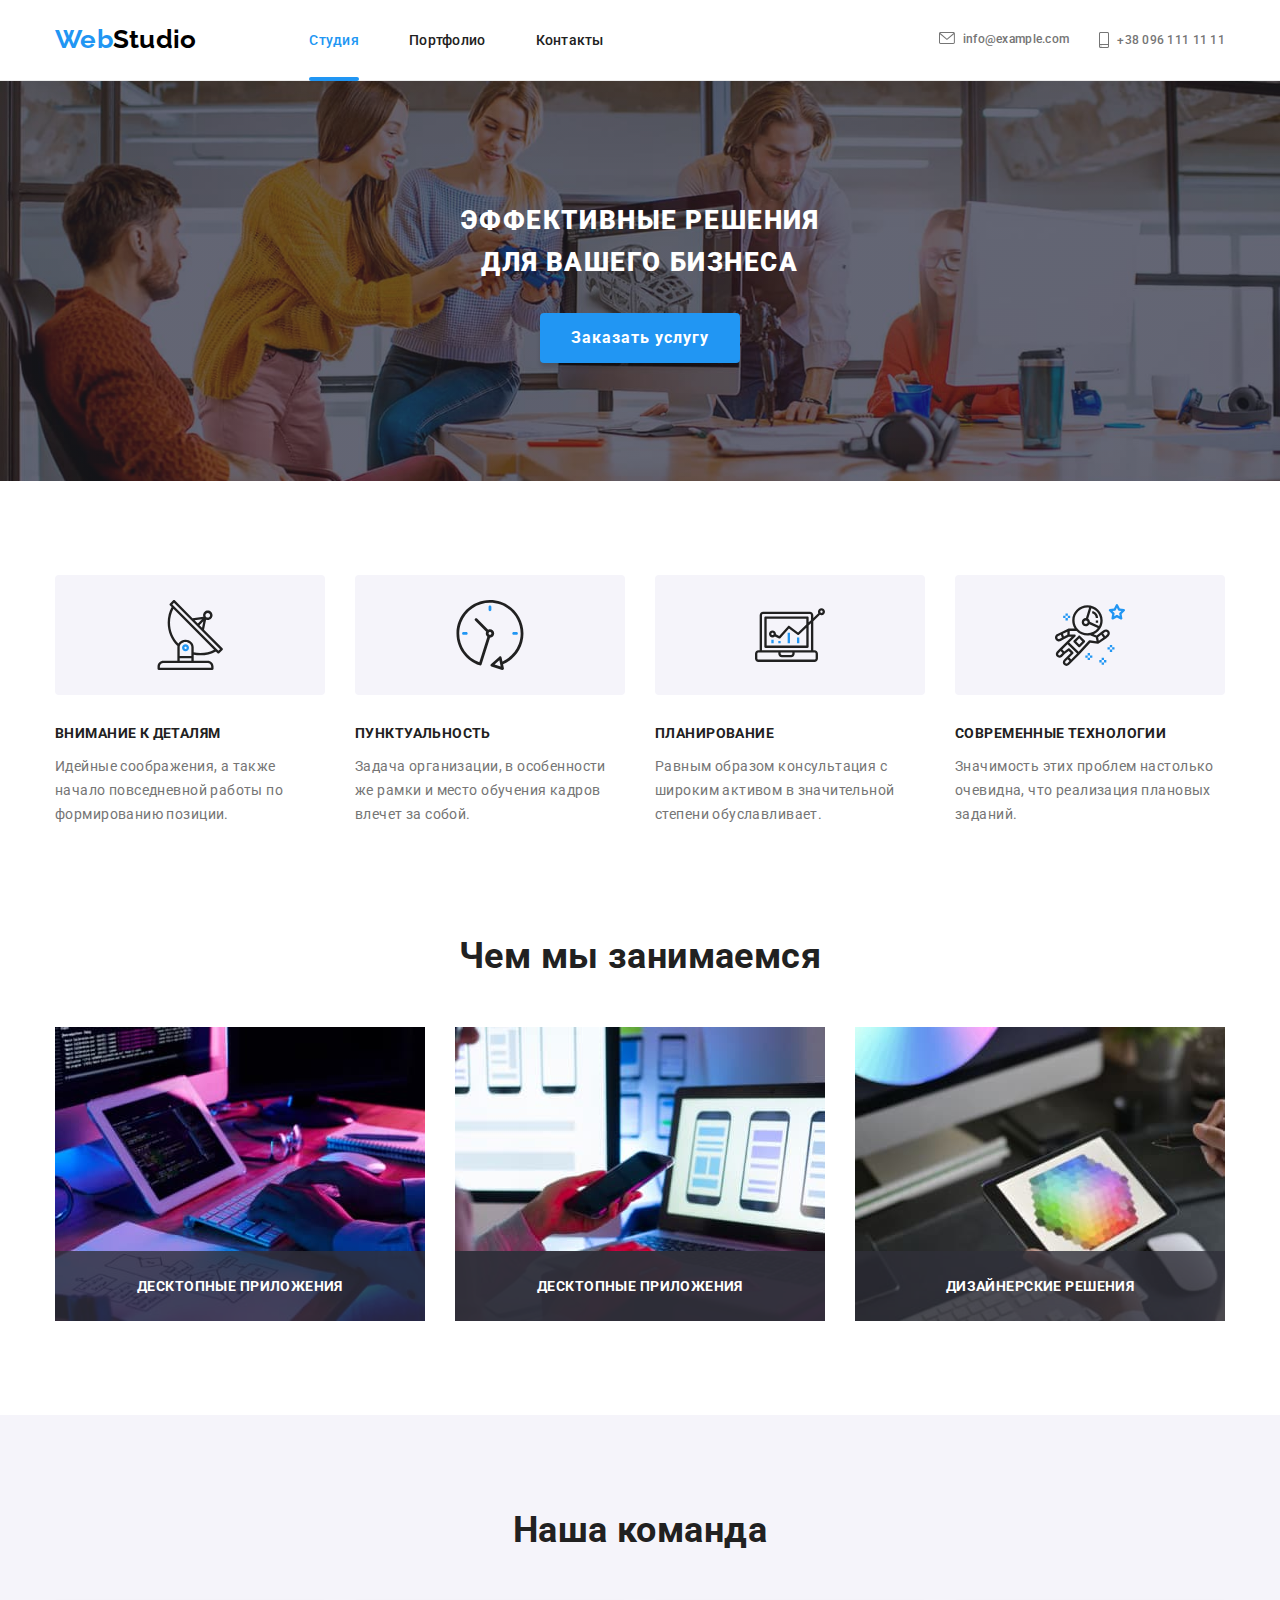
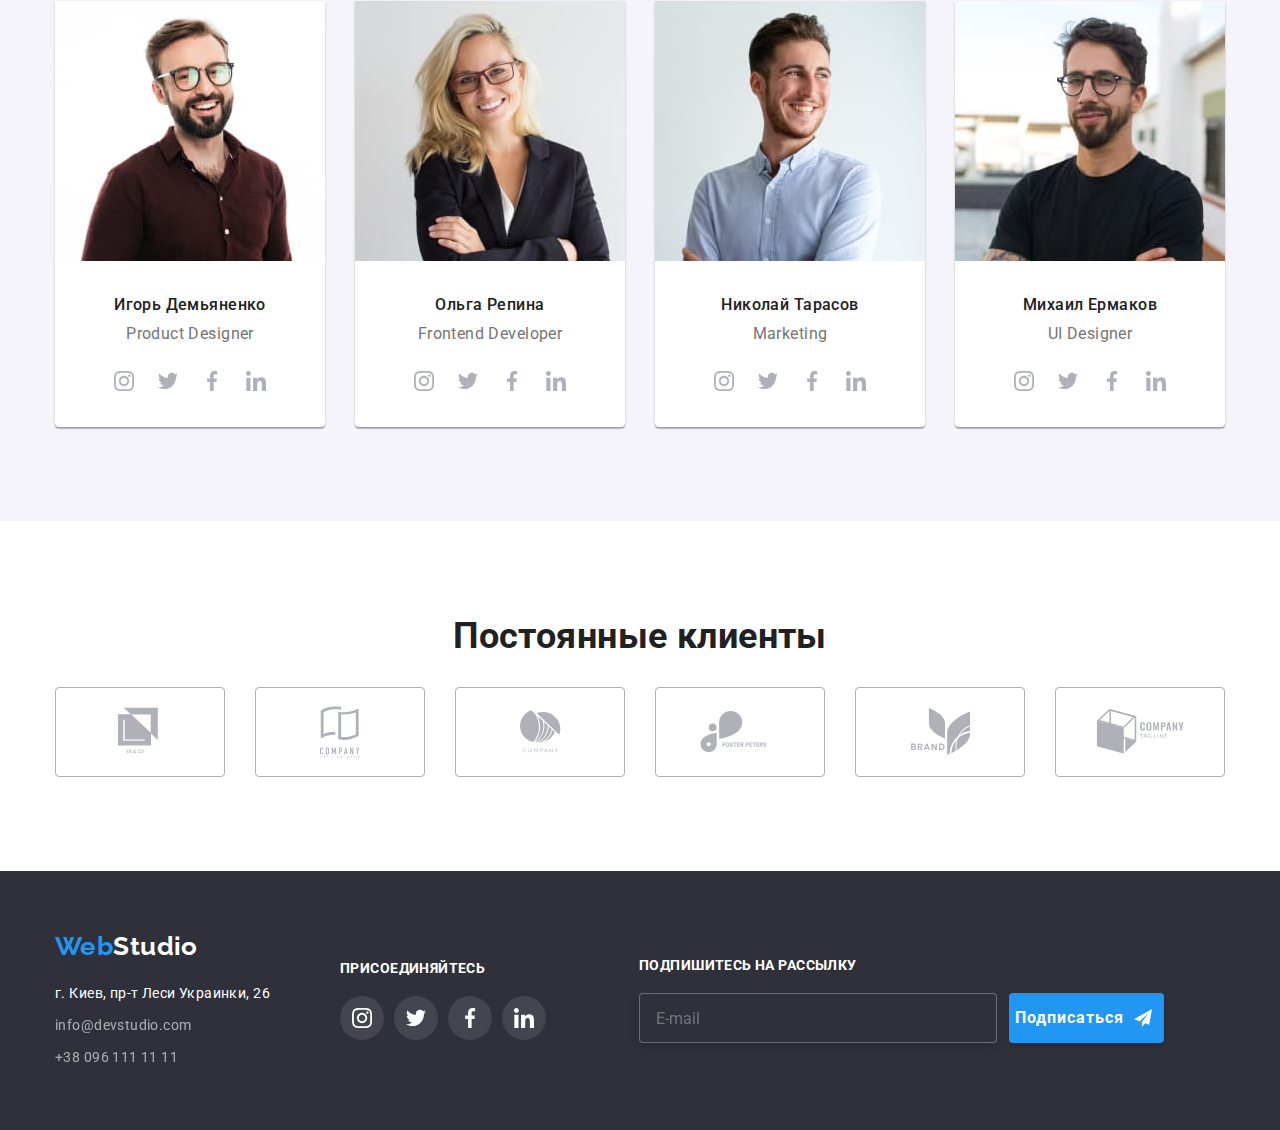
<file: index.html>
<!DOCTYPE html>
<html lang="ru">
  <head>
    <meta charset="UTF-8" />
    <meta name="viewport" content="width=device-width, initial-scale=1.0" />
    <title>ДЗ8</title>
    <link rel="preconnect" href="https://fonts.gstatic.com" />
    <link
      href="https://fonts.googleapis.com/css2?family=Raleway:wght@700&family=Roboto:wght@400;500;700;900&display=swap"
      rel="stylesheet"
    />
    <link rel="stylesheet" href="./css/main.min.css" />
  </head>
  <body>
    <!-- Шапка сайта -->
    <header class="header">
      <div class="container">
        <a href="./index.html" class="logo"
          ><span class="logo-color">Web</span>Studio</a
        >
        <button
          type="button"
          class="button-mob"
          aria-expanded="false"
          aria-controls="menu-container"
          data-menu-button
        >
          <svg
            width="40px"
            height="40px"
            aria-label="Переключатель мобильногоменю"
          >
            <use
              class="icon-menu-mob"
              href="./img/symbol-defs.svg#icon-menu-mob"
            ></use>
            <use
              class="icon-close-mob"
              href="./img/symbol-defs.svg#icon-close-mob"
            ></use>
          </svg>
        </button>
        <div class="header-nav" id="menu-container" data-menu>
          <nav class="nav-flex">
            <ul class="list-no-style site-nav">
              <li class="item">
                <a href="./index.html" class="current link">Студия</a>
              </li>
              <li class="item">
                <a href="./portfolio.html" class="link">Портфолио</a>
              </li>
              <li class="item"><a href="#" class="link">Контакты</a></li>
            </ul>
          </nav>
          <ul class="list-no-style address-nav" data-menu>
            <li class="item">
              <a
                href="mailto:info@example.com"
                class="navigation"
                aria-label="Отправить"
                ><svg class="icon" width="16" height="12">
                  <use href="./img/symbol-defs.svg#icon-envelope"></use>
                </svg>
                info@example.com</a
              >
            </li>
            <li class="item">
              <a
                href="tel:+380991111111"
                class="navigation"
                aria-label="Позвонить"
                ><svg class="icon" width="10" height="16">
                  <use href="./img/symbol-defs.svg#icon-smartphone"></use>
                </svg>
                +38 096 111 11 11</a
              >
            </li>
          </ul>
        </div>
      </div>
      <hr />
    </header>
    <!-- /Шапка сайта -->
    <main>
      <!-- Лозунг сайта -->
      <section class="hero">
        <h1 class="hero-title">Эффективные решения для вашего бизнеса</h1>
        <a href="#" class="button" data-modal-open>Заказать услугу</a>
      </section>
      <!-- /Лозунг сайта -->
      <!-- About -->
      <section>
        <div class="container">
          <ul class="list-no-style about-flex">
            <li class="about-item">
              <div class="about-icon-bg">
                <svg width="70" height="70">
                  <use href="./img/symbol-defs.svg#icon-Group"></use>
                </svg>
              </div>
              <h3 class="about-title">Внимание к деталям</h3>
              <p class="about-text">
                Идейные соображения, а также начало повседневной работы по
                формированию позиции.
              </p>
            </li>
            <li class="about-item">
              <div class="about-icon-bg">
                <svg width="70" height="70">
                  <use href="./img/symbol-defs.svg#icon-clock"></use>
                </svg>
              </div>
              <h3 class="about-title">Пунктуальность</h3>
              <p class="about-text">
                Задача организации, в особенности же рамки и место обучения
                кадров влечет за собой.
              </p>
            </li>
            <li class="about-item">
              <div class="about-icon-bg">
                <svg width="70" height="70">
                  <use href="./img/symbol-defs.svg#icon-diagram"></use>
                </svg>
              </div>
              <h3 class="about-title">Планирование</h3>
              <p class="about-text">
                Равным образом консультация с широким активом в значительной
                степени обуславливает.
              </p>
            </li>
            <li class="about-item">
              <div class="about-icon-bg">
                <svg width="70" height="70">
                  <use href="./img/symbol-defs.svg#icon-astronaut"></use>
                </svg>
              </div>
              <h3 class="about-title">Современные технологии</h3>
              <p class="about-text">
                Значимость этих проблем настолько очевидна, что реализация
                плановых заданий.
              </p>
            </li>
          </ul>
        </div>
      </section>
      <!-- /About -->
      <!-- Деятельность -->
      <section class="work">
        <div class="container">
          <h2 class="work-title">Чем мы занимаемся</h2>
          <ul class="list-no-style work-flex">
            <li class="work-item">
              <img
                srcset="
                  ./img/desktop/typing-desktop.jpg    1x,
                  ./img/desktop/typing-desktop@2x.jpg 2x
                "
                src="./img/desktop/typing-desktop.jpg"
                alt="печатет на клаве"
              />
              <div class="description">Десктопные приложения</div>
            </li>
            <li class="work-item">
              <img
                srcset="
                  ./img/desktop/noyt-desktop.jpg    1x,
                  ./img/desktop/noyt-desktop@2x.jpg 2x
                "
                src="./img/desktop/noyt-desktop.jpg"
                alt="Мобильный"
                width="370"
                height="294"
              />
              <div class="description">
                <div class="description">Десктопные приложения</div>
              </div>
            </li>
            <li class="work-item">
              <img
                srcset="
                  ./img/desktop/tablet-desktop.jpg    1x,
                  ./img/desktop/tablet-desktop@2x.jpg 2x
                "
                src="./img/desktop/tablet-desktop.jpg"
                alt="Планшет"
                width="370"
                height="294"
              />
              <div class="description">Дизайнерские решения</div>
            </li>
          </ul>
        </div>
      </section>
      <!-- /Деятельность -->
      <!-- Наша команда -->
      <section class="team">
        <div class="container">
          <h2 class="team-title">Наша команда</h2>
          <ul class="list-no-style team-group">
            <li class="item-team">
              <picture>
                <source
                  srcset="
                    ./img/desktop/igor-desktop.jpg    1x,
                    ./img/desktop/igor-desktop@2x.jpg 2x
                  "
                  media="(min-width: 1200px)"
                />
                <source
                  srcset="
                    ./img/tablet/igor-tablet.jpg    1x,
                    ./img/tablet/igor-tablet@2x.jpg 2x
                  "
                  media="(min-width: 768px)"
                />
                <source
                  srcset="
                    ./img/mobile/igor-mob.jpg    1x,
                    ./img/mobile/igor-mob@2x.jpg 2x
                  "
                  media="(min-width: 480px)"
                />
                <img
                  srcset="
                    ./img/mobile/igor-mob.jpg    1x,
                    ./img/mobile/igor-mob@2x.jpg 2x
                  "
                  src="./img/mobile/igor-mob.jpg"
                  alt="Фото Игорь Демьяненко"
                />
              </picture>
              <h3 class="team-name">Игорь Демьяненко</h3>
              <p class="profession">Product Designer</p>
              <ul class="team-icon-flex">
                <li class="list-no-style">
                  <a href="#" class="icon-bg" aria-label="instagram"
                    ><svg class="icon-team">
                      <use href="./img/symbol-defs.svg#icon-instagram"></use>
                    </svg>
                  </a>
                </li>
                <li class="list-no-style">
                  <a href="#" class="icon-bg"
                    ><svg class="icon-team">
                      <use href="./img/symbol-defs.svg#icon-twitter-1"></use>
                    </svg>
                  </a>
                </li>
                <li class="list-no-style">
                  <a href="#" class="icon-bg"
                    ><svg class="icon-team">
                      <use href="./img/symbol-defs.svg#icon-facebook"></use>
                    </svg>
                  </a>
                </li>
                <li class="list-no-style">
                  <a href="#" class="icon-bg"
                    ><svg class="icon-team">
                      <use href="./img/symbol-defs.svg#icon-linkedin"></use>
                    </svg>
                  </a>
                </li>
              </ul>
            </li>
            <li class="item-team">
              <picture>
                <source
                  srcset="
                    ./img/desktop/olga-desktop.jpg    1x,
                    ./img/desktop/olga-desktop@2x.jpg 2x
                  "
                  media="(min-width: 1200px)"
                />
                <source
                  srcset="
                    ./img/tablet/olga-tablet.jpg    1x,
                    ./img/tablet/olga-tablet@2x.jpg 2x
                  "
                  media="(min-width: 768px)"
                />
                <source
                  srcset="
                    ./img/mobile/olga-mob.jpg    1x,
                    ./img/mobile/olga-mob@2x.jpg 2x
                  "
                  media="(min-width: 480px)"
                />
                <img
                  srcset="
                    ./img/mobile/olga-mob.jpg    1x,
                    ./img/mobile/olga-mob@2x.jpg 2x
                  "
                  src="./img/mobile/olga-mob.jpg"
                  alt="Фото Ольга Репина"
                />
              </picture>
              <h3 class="team-name">Ольга Репина</h3>
              <p class="profession">Frontend Developer</p>
              <ul class="team-icon-flex">
                <li class="list-no-style">
                  <a href="#" class="icon-bg" aria-label="instagram"
                    ><svg class="icon-team">
                      <use href="./img/symbol-defs.svg#icon-instagram"></use>
                    </svg>
                  </a>
                </li>
                <li class="list-no-style">
                  <a href="#" class="icon-bg"
                    ><svg class="icon-team">
                      <use href="./img/symbol-defs.svg#icon-twitter-1"></use>
                    </svg>
                  </a>
                </li>
                <li class="list-no-style">
                  <a href="#" class="icon-bg"
                    ><svg class="icon-team">
                      <use href="./img/symbol-defs.svg#icon-facebook"></use>
                    </svg>
                  </a>
                </li>
                <li class="list-no-style">
                  <a href="#" class="icon-bg"
                    ><svg class="icon-team">
                      <use href="./img/symbol-defs.svg#icon-linkedin"></use>
                    </svg>
                  </a>
                </li>
              </ul>
            </li>
            <li class="item-team">
              <picture>
                <source
                  srcset="
                    ./img/desktop/nik-desktop.jpg    1x,
                    ./img/desktop/nik-desktop@2x.jpg 2x
                  "
                  media="(min-width: 1200px)"
                />
                <source
                  srcset="
                    ./img/tablet/nik-tablet.jpg    1x,
                    ./img/tablet/nik-tablet@2x.jpg 2x
                  "
                  media="(min-width: 768px)"
                />
                <source
                  srcset="
                    ./img/mobile/nik-mob.jpg    1x,
                    ./img/mobile/nik-mob@2x.jpg 2x
                  "
                  media="(min-width: 480px)"
                />
                <img
                  srcset="
                    ./img/mobile/nik-mob.jpg    1x,
                    ./img/mobile/nik-mob@2x.jpg 2x
                  "
                  src="./img/mobile/nik-mob.jpg"
                  alt="Фото Николай Тарасов"
                />
              </picture>
              <h3 class="team-name">Николай Тарасов</h3>
              <p class="profession">Marketing</p>
              <ul class="team-icon-flex">
                <li class="list-no-style">
                  <a href="#" class="icon-bg" aria-label="instagram"
                    ><svg class="icon-team">
                      <use href="./img/symbol-defs.svg#icon-instagram"></use>
                    </svg>
                  </a>
                </li>
                <li class="list-no-style">
                  <a href="#" class="icon-bg"
                    ><svg class="icon-team">
                      <use href="./img/symbol-defs.svg#icon-twitter-1"></use>
                    </svg>
                  </a>
                </li>
                <li class="list-no-style">
                  <a href="#" class="icon-bg"
                    ><svg class="icon-team">
                      <use href="./img/symbol-defs.svg#icon-facebook"></use>
                    </svg>
                  </a>
                </li>
                <li class="list-no-style">
                  <a href="#" class="icon-bg"
                    ><svg class="icon-team">
                      <use href="./img/symbol-defs.svg#icon-linkedin"></use>
                    </svg>
                  </a>
                </li>
              </ul>
            </li>
            <li class="item-team">
              <picture>
                <source
                  srcset="
                    ./img/desktop/misha-desktop.jpg    1x,
                    ./img/desktop/misha-desktop@2x.jpg 2x
                  "
                  media="(min-width: 1200px)"
                />
                <source
                  srcset="
                    ./img/tablet/misha-tablet.jpg    1x,
                    ./img/tablet/misha-tablet@2x.jpg 2x
                  "
                  media="(min-width: 768px)"
                />
                <source
                  srcset="
                    ./img/mobile/misha-mob.jpg    1x,
                    ./img/mobile/misha-mob@2x.jpg 2x
                  "
                  media="(min-width: 480px)"
                />
                <img
                  srcset="
                    ./img/mobile/misha-mob.jpg    1x,
                    ./img/mobile/misha-mob@2x.jpg 2x
                  "
                  src="./img/mobile/misha-mob.jpg"
                  alt="Фото Михаил Ермаков"
                />
              </picture>
              <h3 class="team-name">Михаил Ермаков</h3>
              <p class="profession">UI Designer</p>
              <ul class="team-icon-flex">
                <li class="list-no-style">
                  <a href="#" class="icon-bg" aria-label="instagram"
                    ><svg class="icon-team">
                      <use href="./img/symbol-defs.svg#icon-instagram"></use>
                    </svg>
                  </a>
                </li>
                <li class="list-no-style">
                  <a href="#" class="icon-bg" aria-label="twitter"
                    ><svg class="icon-team">
                      <use href="./img/symbol-defs.svg#icon-twitter-1"></use>
                    </svg>
                  </a>
                </li>
                <li class="list-no-style">
                  <a href="#" class="icon-bg" aria-label="facebook"
                    ><svg class="icon-team">
                      <use href="./img/symbol-defs.svg#icon-facebook"></use>
                    </svg>
                  </a>
                </li>
                <li class="list-no-style">
                  <a href="#" class="icon-bg" aria-label="linkedin"
                    ><svg class="icon-team">
                      <use href="./img/symbol-defs.svg#icon-linkedin"></use>
                    </svg>
                  </a>
                </li>
              </ul>
            </li>
          </ul>
        </div>
      </section>
      <!-- /Наша команда -->
      <!-- Постоянные клиенты -->
      <section>
        <div class="container">
          <h2 class="team-title title-clients">Постоянные клиенты</h2>
          <ul class="clients-flex">
            <li class="list-no-style clients">
              <a href="#" class="clients-item">
                <svg class="icon-clients" width="44" height="50">
                  <use href="./img/symbol-defs.svg#icon-logo-1"></use>
                </svg>
              </a>
            </li>
            <li class="list-no-style clients">
              <a href="#" class="clients-item">
                <svg class="icon-clients" width="40" height="52">
                  <use href="./img/symbol-defs.svg#icon-logo-2"></use>
                </svg>
              </a>
            </li>
            <li class="list-no-style clients">
              <a href="#" class="clients-item">
                <svg class="icon-clients" width="41" height="43">
                  <use href="./img/symbol-defs.svg#icon-logo-3"></use>
                </svg>
              </a>
            </li>
            <li class="list-no-style clients">
              <a href="#" class="clients-item">
                <svg class="icon-clients" width="80" height="42">
                  <use href="./img/symbol-defs.svg#icon-logo-4"></use>
                </svg>
              </a>
            </li>
            <li class="list-no-style clients">
              <a href="#" class="clients-item">
                <svg class="icon-clients" width="59" height="47">
                  <use href="./img/symbol-defs.svg#icon-logo-5"></use>
                </svg>
              </a>
            </li>
            <li class="list-no-style clients">
              <a href="#" class="clients-item">
                <svg class="icon-clients" width="89" height="45">
                  <use href="./img/symbol-defs.svg#icon-logo-6"></use>
                </svg>
              </a>
            </li>
          </ul>
        </div>
      </section>
      <!-- /Постоянные клиенты -->
    </main>
    <footer class="footer">
      <div class="container">
        <div class="footer-address">
          <a href="./index.html" class="logo"
            ><span class="logo-color">Web</span>Studio</a
          >
          <address class="address">
            <a href="#" class="map">г. Киев, пр-т Леси Украинки, 26 </a>
            <a href="mailto:info@devstudio.com" class="contacts"
              >info@devstudio.com</a
            >
            <a href="tel:+380961111111" class="contacts">+38 096 111 11 11</a>
          </address>
        </div>
        <div class="footer-join">
          <h3 class="join">присоединяйтесь</h3>
          <ul class="join-icon-flex">
            <li class="list-no-style">
              <a href="#" class="join-icon" aria-label="instagram"
                ><svg class="icon-team">
                  <use href="./img/symbol-defs.svg#icon-instagram"></use>
                </svg>
              </a>
            </li>
            <li class="list-no-style">
              <a href="#" class="join-icon"
                ><svg class="icon-team">
                  <use href="./img/symbol-defs.svg#icon-twitter-1"></use>
                </svg>
              </a>
            </li>
            <li class="list-no-style">
              <a href="#" class="join-icon"
                ><svg class="icon-team">
                  <use href="./img/symbol-defs.svg#icon-facebook"></use>
                </svg>
              </a>
            </li>
            <li class="list-no-style">
              <a href="#" class="join-icon"
                ><svg class="icon-team">
                  <use href="./img/symbol-defs.svg#icon-linkedin"></use>
                </svg>
              </a>
            </li>
          </ul>
        </div>
        <form
          name="subs-form"
          class="subs-form"
          autocomplete="on"
          placeholder="E-mail"
        >
          <h3 class="join">Подпишитесь на рассылку</h3>
          <div class="subs-form-flex">
            <input
              type="email"
              name="email"
              placeholder="E-mail"
              class="subs-email"
            />
            <button type="submit" class="button">
              Подписаться
              <svg>
                <use href="./img/symbol-defs.svg#icon-send"></use>
              </svg>
            </button>
          </div>
        </form>
      </div>
    </footer>
    <div class="backdrop is-hidden" data-modal>
      <div class="modal">
        <button type="button" class="button-icon-close" data-modal-close>
          <svg class="icon-close">
            <use href="./img/symbol-defs.svg#icon-close"></use>
          </svg>
        </button>
        <h2 class="modal-title">Оставьте свои данные, мы вам перезвоним</h2>
        <form class="modal-form">
          <label class="form-label">
            Имя
            <input type="text" name="name" class="form-input" />
            <svg class="modal-form-icon">
              <use href="./img/symbol-defs.svg#icon-person"></use>
            </svg>
          </label>
          <label class="form-label">
            Телефон
            <input type="tel" name="phone_number" class="form-input" />
            <svg class="modal-form-icon">
              <use href="./img/symbol-defs.svg#icon-phone"></use>
            </svg>
          </label>
          <label class="form-label">
            Почта
            <input type="email" name="email" class="form-input" />
            <svg class="modal-form-icon">
              <use href="./img/symbol-defs.svg#icon-email"></use>
            </svg>
          </label>
          <label class="form-label">
            Комментарий
            <textarea
              class="form-textarea"
              name="feedback"
              placeholder="Введите текст"
            ></textarea>
          </label>
          <label class="chekbox">
            <input
              class="chekbox-input"
              type="checkbox"
              name="dogovor"
              value="accept"
              required
            />
            <svg class="modal-chekbox-icon">
              <use href="./img/symbol-defs.svg#icon-check"></use>
            </svg>
            <span class="modal-chekbox-text">
              Соглашаюсь с рассылкой и принимаю
              <a href="#" class="modal-chekbox-text-link">Условия договора</a>
            </span>
          </label>
          <button type="submit" class="button">Отправить</button>
        </form>
      </div>
    </div>
    <script src="./js/madal.js"></script>
    <script src="./js/menu.js"></script>
  </body>
</html>
</file>
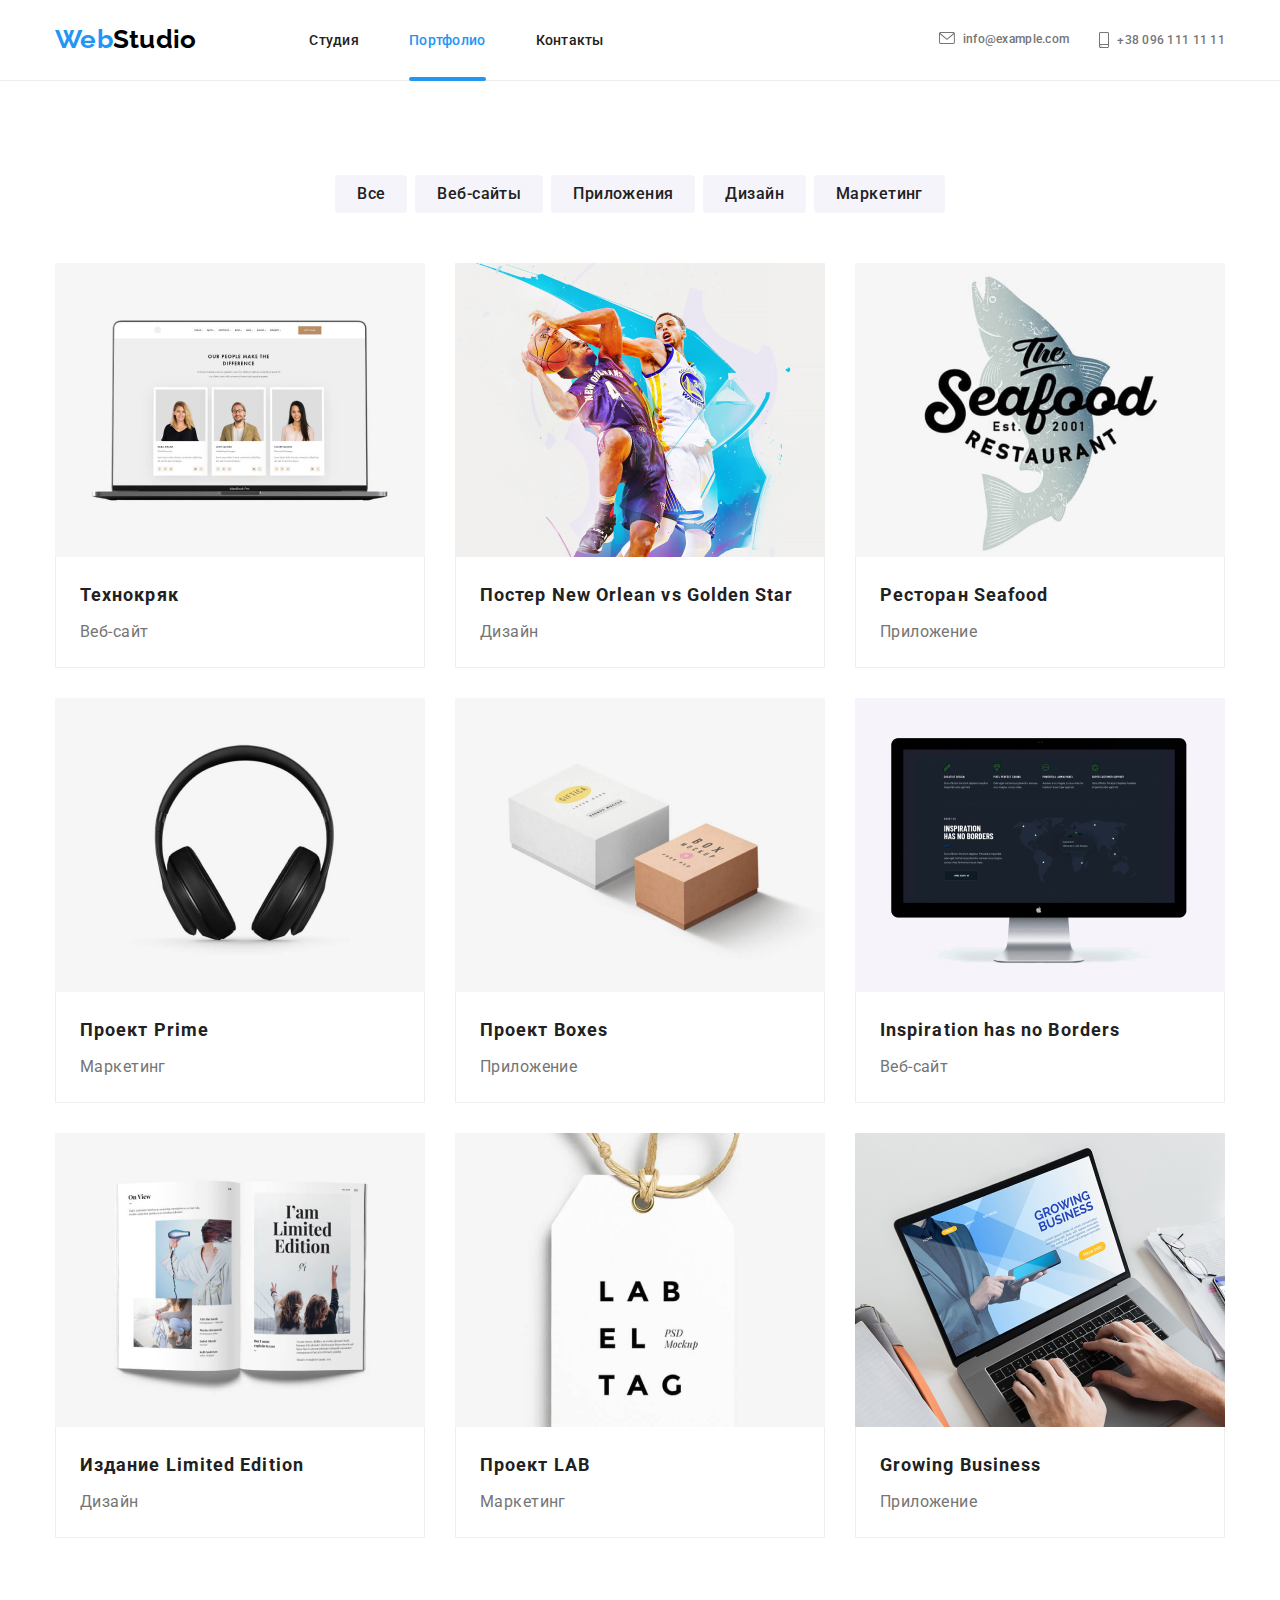
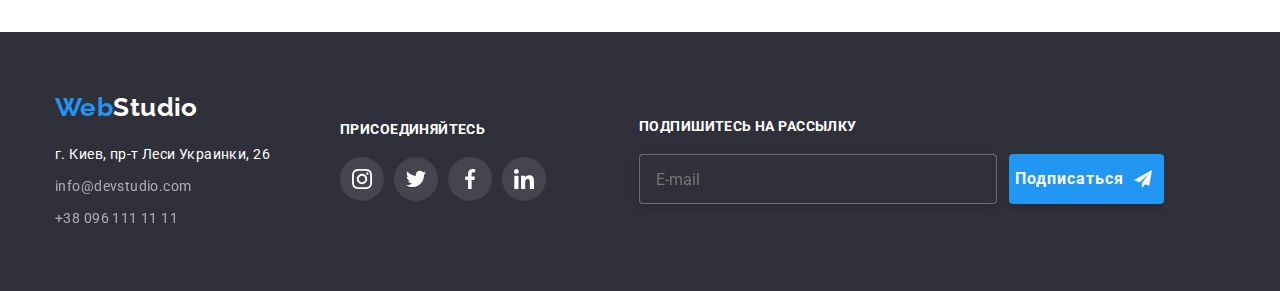
<file: portfolio.html>
<!DOCTYPE html>
<html lang="ru">
  <head>
    <meta charset="UTF-8" />
    <meta name="viewport" content="width=device-width, initial-scale=1.0" />
    <title>ДЗ8</title>
    <link rel="preconnect" href="https://fonts.gstatic.com" />
    <link
      href="https://fonts.googleapis.com/css2?family=Raleway:wght@700&family=Roboto:wght@400;500;700;900&display=swap"
      rel="stylesheet"
    />
    <link rel="stylesheet" href="./css/main.min.css" />
  </head>
  <body>
    <!-- Шапка сайта -->
    <header class="header">
      <div class="container">
        <a href="./index.html" class="logo"
          ><span class="logo-color">Web</span>Studio</a
        >
        <button
          type="button"
          class="button-mob"
          aria-expanded="false"
          aria-controls="menu-container"
          data-menu-button
        >
          <svg
            width="40px"
            height="40px"
            aria-label="Переключатель мобильногоменю"
          >
            <use
              class="icon-menu-mob"
              href="./img/symbol-defs.svg#icon-menu-mob"
            ></use>
            <use
              class="icon-close-mob"
              href="./img/symbol-defs.svg#icon-close-mob"
            ></use>
          </svg>
        </button>
        <div class="header-nav" id="menu-container" data-menu>
          <nav class="nav-flex">
            <ul class="list-no-style site-nav">
              <li class="item">
                <a href="./index.html" class="link">Студия</a>
              </li>
              <li class="item">
                <a href="./portfolio.html" class="current link">Портфолио</a>
              </li>
              <li class="item"><a href="#" class="link">Контакты</a></li>
            </ul>
          </nav>
          <ul class="list-no-style address-nav" data-menu>
            <li class="item">
              <a
                href="mailto:info@example.com"
                class="navigation"
                aria-label="Отправить"
                ><svg class="icon" width="16" height="12">
                  <use href="./img/symbol-defs.svg#icon-envelope"></use>
                </svg>
                info@example.com</a
              >
            </li>
            <li class="item">
              <a
                href="tel:+380991111111"
                class="navigation"
                aria-label="Позвонить"
                ><svg class="icon" width="10" height="16">
                  <use href="./img/symbol-defs.svg#icon-smartphone"></use>
                </svg>
                +38 096 111 11 11</a
              >
            </li>
          </ul>
        </div>
      </div>
      <hr />
    </header>
    <!-- /Шапка сайта -->
    <main class="container">
      <nav>
        <ul class="list-no-style menu">
          <li class="menu-item"><a href="#" class="menu-list">Все</a></li>
          <li class="menu-item"><a href="#" class="menu-list">Веб-сайты</a></li>
          <li class="menu-item">
            <a href="#" class="menu-list">Приложения</a>
          </li>
          <li class="menu-item"><a href="#" class="menu-list">Дизайн</a></li>
          <li class="menu-item"><a href="#" class="menu-list">Маркетинг</a></li>
        </ul>
      </nav>
      <!-- Портфолио -->
      <section class="set-center">
        <ul class="list-no-style flex-portfolio">
          <li class="item-portfolio">
            <a href="#">
              <div class="thumb-products">
                <picture>
                  <source
                    srcset="
                      ./img/desktop/portfolio/tehnokrayk-desktop.jpg    1x,
                      ./img/desktop/portfolio/tehnokrayk-desktop@2x.jpg 2x
                    "
                    media="(min-width: 1200px)"
                  />
                  <source
                    srcset="
                      ./img/tablet/portfolio/tehnokrayk-tablet.jpg    1x,
                      ./img/tablet/portfolio/tehnokrayk-tablet@2x.jpg 2x
                    "
                    media="(min-width: 768px)"
                  />
                  <source
                    srcset="
                      ./img/mobile/portfolio/tehnokrayk-mob.jpg    1x,
                      ./img/mobile/portfolio/tehnokrayk-mob@2x.jpg 2x
                    "
                    media="(min-width: 480px)"
                  />
                  <img
                    srcset="
                      ./img/mobile/portfolio/tehnokrayk-mob.jpg    1x,
                      ./img/mobile/portfolio/tehnokrayk-mob@2x.jpg 2x
                    "
                    src="./img/mobile/portfolio/tehnokrayk-mob.jpg"
                    alt="Технокряк"
                  />
                </picture>
                <p class="description-products">
                  Технокряк это современная площадка распространения
                  коронавируса. Компании используют эту платформу для цифрового
                  шпионажа и атак на защищённые сервера конкурентов.
                </p>
              </div>
              <div class="item-portfolio-border">
                <h3 class="products-title">Технокряк</h3>
                <p class="products-text">Веб-сайт</p>
              </div>
            </a>
          </li>
          <li class="item-portfolio">
            <a href="#">
              <div class="thumb-products">
                <picture>
                  <source
                    srcset="
                      ./img/desktop/portfolio/poster-orlean-desktop.jpg    1x,
                      ./img/desktop/portfolio/poster-orlean-desktop@2x.jpg 2x
                    "
                    media="(min-width: 1200px)"
                  />
                  <source
                    srcset="
                      ./img/tablet/portfolio/poster-orlean-tablet.jpg    1x,
                      ./img/tablet/portfolio/poster-orlean-tablet@2x.jpg 2x
                    "
                    media="(min-width: 768px)"
                  />
                  <source
                    srcset="
                      ./img/mobile/portfolio/poster-orlean-mob.jpg    1x,
                      ./img/mobile/portfolio/poster-orlean-mob@2x.jpg 2x
                    "
                    media="(min-width: 480px)"
                  />
                  <img
                    srcset="
                      ./img/mobile/portfolio/poster-orlean-mob.jpg    1x,
                      ./img/mobile/portfolio/poster-orlean-mob@2x.jpg 2x
                    "
                    src="./img/mobile/portfolio/poster-orlean-mob.jpg"
                    alt="Постер New Orlean vs Golden Star"
                  />
                </picture>
                <p class="description-products">
                  Технокряк это современная площадка распространения
                  коронавируса. Компании используют эту платформу для цифрового
                  шпионажа и атак на защищённые сервера конкурентов.
                </p>
              </div>
              <div class="item-portfolio-border">
                <h3 class="products-title">Постер New Orlean vs Golden Star</h3>
                <p class="products-text">Дизайн</p>
              </div>
            </a>
          </li>
          <li class="item-portfolio">
            <a href="#">
              <div class="thumb-products">
                <picture>
                  <source
                    srcset="
                      ./img/desktop/portfolio/seafood-desktop.jpg    1x,
                      ./img/desktop/portfolio/seafood-desktop@2x.jpg 2x
                    "
                    media="(min-width: 1200px)"
                  />
                  <source
                    srcset="
                      ./img/tablet/portfolio/seafood-tablet.jpg    1x,
                      ./img/tablet/portfolio/seafood-tablet@2x.jpg 2x
                    "
                    media="(min-width: 768px)"
                  />
                  <source
                    srcset="
                      ./img/mobile/portfolio/seafood-mob.jpg    1x,
                      ./img/mobile/portfolio/seafood-mob@2x.jpg 2x
                    "
                    media="(min-width: 480px)"
                  />
                  <img
                    srcset="
                      ./img/mobile/portfolio/seafood-mob.jpg    1x,
                      ./img/mobile/portfolio/seafood-mob@2x.jpg 2x
                    "
                    src="./img/mobile/portfolio/seafood-mob.jpg"
                    alt="Ресторан Seafood"
                  />
                </picture>
                <p class="description-products">
                  Технокряк это современная площадка распространения
                  коронавируса. Компании используют эту платформу для цифрового
                  шпионажа и атак на защищённые сервера конкурентов.
                </p>
              </div>
              <div class="item-portfolio-border">
                <h3 class="products-title">Ресторан Seafood</h3>
                <p class="products-text">Приложение</p>
              </div>
            </a>
          </li>
          <li class="item-portfolio">
            <a href="#">
              <div class="thumb-products">
                <picture>
                  <source
                    srcset="
                      ./img/desktop/portfolio/project-prime-desktop.jpg    1x,
                      ./img/desktop/portfolio/project-prime-desktop@2x.jpg 2x
                    "
                    media="(min-width: 1200px)"
                  />
                  <source
                    srcset="
                      ./img/tablet/portfolio/project-prime-tablet.jpg    1x,
                      ./img/tablet/portfolio/project-prime-tablet@2x.jpg 2x
                    "
                    media="(min-width: 768px)"
                  />
                  <source
                    srcset="
                      ./img/mobile/portfolio/project-prime-mob.jpg    1x,
                      ./img/mobile/portfolio/project-prime-mob@2x.jpg 2x
                    "
                    media="(min-width: 480px)"
                  />
                  <img
                    srcset="
                      ./img/mobile/portfolio/project-prime-mob.jpg    1x,
                      ./img/mobile/portfolio/project-prime-mob@2x.jpg 2x
                    "
                    src="./img/mobile/portfolio/project-prime-mob.jpg"
                    alt="Проект Prime"
                  />
                </picture>
                <p class="description-products">
                  Технокряк это современная площадка распространения
                  коронавируса. Компании используют эту платформу для цифрового
                  шпионажа и атак на защищённые сервера конкурентов.
                </p>
              </div>
              <div class="item-portfolio-border">
                <h3 class="products-title">Проект Prime</h3>
                <p class="products-text">Маркетинг</p>
              </div>
            </a>
          </li>
          <li class="item-portfolio">
            <a href="#">
              <div class="thumb-products">
                <picture>
                  <source
                    srcset="
                      ./img/desktop/portfolio/project-boxes-desktop.jpg    1x,
                      ./img/desktop/portfolio/project-boxes-desktop@2x.jpg 2x
                    "
                    media="(min-width: 1200px)"
                  />
                  <source
                    srcset="
                      ./img/tablet/portfolio/project-boxes-tablet.jpg    1x,
                      ./img/tablet/portfolio/project-boxes-tablet@2x.jpg 2x
                    "
                    media="(min-width: 768px)"
                  />
                  <source
                    srcset="
                      ./img/mobile/portfolio/project-boxes-mob.jpg    1x,
                      ./img/mobile/portfolio/project-boxes-mob@2x.jpg 2x
                    "
                    media="(min-width: 480px)"
                  />
                  <img
                    srcset="
                      ./img/mobile/portfolio/project-boxes-mob.jpg    1x,
                      ./img/mobile/portfolio/project-boxes-mob@2x.jpg 2x
                    "
                    src="./img/mobile/portfolio/project-boxes-mob.jpg"
                    alt="Проект Boxes"
                  />
                </picture>
                <p class="description-products">
                  Технокряк это современная площадка распространения
                  коронавируса. Компании используют эту платформу для цифрового
                  шпионажа и атак на защищённые сервера конкурентов.
                </p>
              </div>
              <div class="item-portfolio-border">
                <h3 class="products-title">Проект Boxes</h3>
                <p class="products-text">Приложение</p>
              </div>
            </a>
          </li>
          <li class="item-portfolio">
            <a href="#">
              <div class="thumb-products">
                <picture>
                  <source
                    srcset="
                      ./img/desktop/portfolio/inspiration-desktop.jpg    1x,
                      ./img/desktop/portfolio/inspiration-desktop@2x.jpg 2x
                    "
                    media="(min-width: 1200px)"
                  />
                  <source
                    srcset="
                      ./img/tablet/portfolio/inspiration-tablet.jpg    1x,
                      ./img/tablet/portfolio/inspiration-tablet@2x.jpg 2x
                    "
                    media="(min-width: 768px)"
                  />
                  <source
                    srcset="
                      ./img/mobile/portfolio/inspiration-mob.jpg    1x,
                      ./img/mobile/portfolio/inspiration-mob@2x.jpg 2x
                    "
                    media="(min-width: 480px)"
                  />
                  <img
                    srcset="
                      ./img/mobile/portfolio/inspiration-mob.jpg    1x,
                      ./img/mobile/portfolio/inspiration-mob@2x.jpg 2x
                    "
                    src="./img/mobile/portfolio/inspiration-mob.jpg"
                    alt="Inspiration has no Borders"
                  />
                </picture>
                <p class="description-products">
                  Технокряк это современная площадка распространения
                  коронавируса. Компании используют эту платформу для цифрового
                  шпионажа и атак на защищённые сервера конкурентов.
                </p>
              </div>
              <div class="item-portfolio-border">
                <h3 class="products-title">Inspiration has no Borders</h3>
                <p class="products-text">Веб-сайт</p>
              </div>
            </a>
          </li>
          <li class="item-portfolio">
            <a href="#">
              <div class="thumb-products">
                <picture>
                  <source
                    srcset="
                      ./img/desktop/portfolio/book-desktop.jpg    1x,
                      ./img/desktop/portfolio/book-desktop@2x.jpg 2x
                    "
                    media="(min-width: 1200px)"
                  />
                  <source
                    srcset="
                      ./img/tablet/portfolio/book-tablet.jpg    1x,
                      ./img/tablet/portfolio/book-tablet@2x.jpg 2x
                    "
                    media="(min-width: 768px)"
                  />
                  <source
                    srcset="
                      ./img/mobile/portfolio/book-mob.jpg    1x,
                      ./img/mobile/portfolio/book-mob@2x.jpg 2x
                    "
                    media="(min-width: 480px)"
                  />
                  <img
                    srcset="
                      ./img/mobile/portfolio/book-mob.jpg    1x,
                      ./img/mobile/portfolio/book-mob@2x.jpg 2x
                    "
                    src="./img/mobile/portfolio/book-mob.jpg"
                    alt="Издание Limited Edition"
                  />
                </picture>
                <p class="description-products">
                  Технокряк это современная площадка распространения
                  коронавируса. Компании используют эту платформу для цифрового
                  шпионажа и атак на защищённые сервера конкурентов.
                </p>
              </div>
              <div class="item-portfolio-border">
                <h3 class="products-title">Издание Limited Edition</h3>
                <p class="products-text">Дизайн</p>
              </div>
            </a>
          </li>
          <li class="item-portfolio">
            <a href="#">
              <div class="thumb-products">
                <picture>
                  <source
                    srcset="
                      ./img/desktop/portfolio/project-lab-desktop.jpg    1x,
                      ./img/desktop/portfolio/project-lab-desktop@2x.jpg 2x
                    "
                    media="(min-width: 1200px)"
                  />
                  <source
                    srcset="
                      ./img/tablet/portfolio/project-lab-tablet.jpg    1x,
                      ./img/tablet/portfolio/project-lab-tablet@2x.jpg 2x
                    "
                    media="(min-width: 768px)"
                  />
                  <source
                    srcset="
                      ./img/mobile/portfolio/project-lab-mob.jpg    1x,
                      ./img/mobile/portfolio/project-lab-mob@2x.jpg 2x
                    "
                    media="(min-width: 480px)"
                  />
                  <img
                    srcset="
                      ./img/mobile/portfolio/project-lab-mob.jpg    1x,
                      ./img/mobile/portfolio/project-lab-mob@2x.jpg 2x
                    "
                    src="./img/mobile/portfolio/project-lab-mob.jpg"
                    alt="Проект LAB"
                  />
                </picture>
                <p class="description-products">
                  Технокряк это современная площадка распространения
                  коронавируса. Компании используют эту платформу для цифрового
                  шпионажа и атак на защищённые сервера конкурентов.
                </p>
              </div>
              <div class="item-portfolio-border">
                <h3 class="products-title">Проект LAB</h3>
                <p class="products-text">Маркетинг</p>
              </div>
            </a>
          </li>
          <li class="item-portfolio">
            <a href="#">
              <div class="thumb-products">
                <picture>
                  <source
                    srcset="
                      ./img/desktop/portfolio/growing-desktop.jpg    1x,
                      ./img/desktop/portfolio/growing-desktop@2x.jpg 2x
                    "
                    media="(min-width: 1200px)"
                  />
                  <source
                    srcset="
                      ./img/tablet/portfolio/growing-tablet.jpg    1x,
                      ./img/tablet/portfolio/growing-tablet@2x.jpg 2x
                    "
                    media="(min-width: 768px)"
                  />
                  <source
                    srcset="
                      ./img/mobile/portfolio/growing-mob.jpg    1x,
                      ./img/mobile/portfolio/growing-mob@2x.jpg 2x
                    "
                    media="(min-width: 480px)"
                  />
                  <img
                    srcset="
                      ./img/mobile/portfolio/growing-mob.jpg    1x,
                      ./img/mobile/portfolio/growing-mob@2x.jpg 2x
                    "
                    src="./img/mobile/portfolio/growing-mob.jpg"
                    alt="Growing Business"
                  />
                </picture>
                <p class="description-products">
                  Технокряк это современная площадка распространения
                  коронавируса. Компании используют эту платформу для цифрового
                  шпионажа и атак на защищённые сервера конкурентов.
                </p>
              </div>
              <div class="item-portfolio-border">
                <h3 class="products-title">Growing Business</h3>
                <p class="products-text">Приложение</p>
              </div>
            </a>
          </li>
        </ul>
      </section>
      <!-- /Портфолио -->
    </main>
    <footer class="footer">
      <div class="container">
        <div class="footer-address">
          <a href="./index.html" class="logo"
            ><span class="logo-color">Web</span>Studio</a
          >
          <address class="address">
            <a href="#" class="map">г. Киев, пр-т Леси Украинки, 26 </a>
            <a href="mailto:info@devstudio.com" class="contacts"
              >info@devstudio.com</a
            >
            <a href="tel:+380961111111" class="contacts">+38 096 111 11 11</a>
          </address>
        </div>
        <div class="footer-join">
          <h3 class="join">присоединяйтесь</h3>
          <ul class="join-icon-flex">
            <li class="list-no-style">
              <a href="#" class="join-icon" aria-label="instagram"
                ><svg class="icon-team">
                  <use href="./img/symbol-defs.svg#icon-instagram"></use>
                </svg>
              </a>
            </li>
            <li class="list-no-style">
              <a href="#" class="join-icon"
                ><svg class="icon-team">
                  <use href="./img/symbol-defs.svg#icon-twitter-1"></use>
                </svg>
              </a>
            </li>
            <li class="list-no-style">
              <a href="#" class="join-icon"
                ><svg class="icon-team">
                  <use href="./img/symbol-defs.svg#icon-facebook"></use>
                </svg>
              </a>
            </li>
            <li class="list-no-style">
              <a href="#" class="join-icon"
                ><svg class="icon-team">
                  <use href="./img/symbol-defs.svg#icon-linkedin"></use>
                </svg>
              </a>
            </li>
          </ul>
        </div>
        <form name="subs-form" class="subs-form" autocomplete="on">
          <h3 class="join">Подпишитесь на рассылку</h3>
          <div class="subs-form-flex">
            <input
              type="email"
              name="email"
              placeholder="E-mail"
              class="subs-email"
            />
            <button type="submit" class="button">
              Подписаться
              <svg>
                <use href="./img/symbol-defs.svg#icon-send"></use>
              </svg>
            </button>
          </div>
        </form>
      </div>
    </footer>
    <script src="./js/menu.js"></script>
  </body>
</html>
</file>
<file: css/main.min.css>
/*! normalize.css v8.0.1 | MIT License | github.com/necolas/normalize.css */html{line-height:1.15;-webkit-text-size-adjust:100%}body{margin:0}main{display:block}h1{font-size:2em;margin:0.67em 0}hr{-webkit-box-sizing:content-box;box-sizing:content-box;height:0;overflow:visible}pre{font-family:monospace, monospace;font-size:1em}a{background-color:transparent}abbr[title]{border-bottom:none;text-decoration:underline;-webkit-text-decoration:underline dotted;text-decoration:underline dotted}b,strong{font-weight:bolder}code,kbd,samp{font-family:monospace, monospace;font-size:1em}small{font-size:80%}sub,sup{font-size:75%;line-height:0;position:relative;vertical-align:baseline}sub{bottom:-0.25em}sup{top:-0.5em}img{border-style:none}button,input,optgroup,select,textarea{font-family:inherit;font-size:100%;line-height:1.15;margin:0}button,input{overflow:visible}button,select{text-transform:none}button,[type="button"],[type="reset"],[type="submit"]{-webkit-appearance:button}button::-moz-focus-inner,[type="button"]::-moz-focus-inner,[type="reset"]::-moz-focus-inner,[type="submit"]::-moz-focus-inner{border-style:none;padding:0}button:-moz-focusring,[type="button"]:-moz-focusring,[type="reset"]:-moz-focusring,[type="submit"]:-moz-focusring{outline:1px dotted ButtonText}fieldset{padding:0.35em 0.75em 0.625em}legend{-webkit-box-sizing:border-box;box-sizing:border-box;color:inherit;display:table;max-width:100%;padding:0;white-space:normal}progress{vertical-align:baseline}textarea{overflow:auto}[type="checkbox"],[type="radio"]{-webkit-box-sizing:border-box;box-sizing:border-box;padding:0}[type="number"]::-webkit-inner-spin-button,[type="number"]::-webkit-outer-spin-button{height:auto}[type="search"]{-webkit-appearance:textfield;outline-offset:-2px}[type="search"]::-webkit-search-decoration{-webkit-appearance:none}::-webkit-file-upload-button{-webkit-appearance:button;font:inherit}details{display:block}summary{display:list-item}template{display:none}[hidden]{display:none}*,*::before,*::after{-webkit-box-sizing:border-box;box-sizing:border-box}body{font-family:"Roboto", sans-serif;font-style:normal;font-size:14px;letter-spacing:0.03em}a{text-decoration:none}.list-no-style{list-style:none;margin:0;padding:0}.container{display:block;max-width:1200px;padding:60px 15px;margin:auto}@media screen and (min-width: 1200px){.container{padding:94px 15px}}hr{margin:0;height:1px;border:none;background-color:#ececec}.logo,.logo:focus,.logo:hover{font-family:Raleway;font-style:normal;font-weight:bold;font-size:24px;line-height:1.166;color:#000}.logo .logo-color,.logo:focus .logo-color,.logo:hover .logo-color{color:#2196f3}@media screen and (min-width: 1200px){.logo,.logo:focus,.logo:hover{font-size:26px;line-height:1.192}}.button-mob{display:-webkit-inline-box;display:-ms-inline-flexbox;display:inline-flex;margin:0;padding:0;border:none;background-color:transparent;margin-left:auto}.button-mob:focus,.button-mob:hover{fill:#2196f3;outline:none}.button-mob .icon-close-mob{display:none}.button-mob.is-open .icon-close-mob{display:block}.button-mob.is-open .icon-menu-mob{display:none}@media screen and (min-width: 768px){.button-mob{display:none}}.button{font-weight:bold;font-size:16px;line-height:1.87;letter-spacing:0.06em;color:#fff;background-color:#2196f3;-webkit-box-shadow:0px 4px 4px rgba(0,0,0,0.15);box-shadow:0px 4px 4px rgba(0,0,0,0.15);border-radius:4px;min-height:50px;width:200px;display:inline-block;-webkit-box-sizing:border-box;box-sizing:border-box;padding-top:10px;padding-bottom:10px;margin-top:30px}.button-icon-close{position:absolute;top:8px;right:8px;width:30px;height:30px;padding:6px 6px 5px 5px;background-color:transparent;border:1px solid rgba(0,0,0,0.1);border-radius:50%;cursor:pointer}.button-icon-close .icon-close{width:18px;height:18px}.icon-bg{width:44px;height:44px;border-radius:50%;display:-webkit-box;display:-ms-flexbox;display:flex;-webkit-box-align:center;-ms-flex-align:center;align-items:center;-webkit-box-pack:center;-ms-flex-pack:center;justify-content:center;-webkit-transition:background-color 250ms cubic-bezier(0.4, 0, 0.2, 1);transition:background-color 250ms cubic-bezier(0.4, 0, 0.2, 1)}.icon-bg:not(:last-child){margin-right:10px}.icon-bg:hover,.icon-bg:focus{background-color:#2196f3}.icon-bg:hover>.icon-team{fill:#fff}.icon-bg:focus>.icon-team{fill:#fff}.icon-team{fill:#afb1b8;width:20px;height:20px;-webkit-transition:fill 250ms cubic-bezier(0.4, 0, 0.2, 1);transition:fill 250ms cubic-bezier(0.4, 0, 0.2, 1)}.backdrop{position:fixed;top:0;left:0;width:100%;height:100%;background-color:rgba(0,0,0,0.2);opacity:1}.backdrop.is-hidden{opacity:0;pointer-events:none;visibility:hidden}.backdrop .modal{position:absolute;top:50%;left:50%;width:450px;height:609px;background-color:#fff;-webkit-box-shadow:0px 1px 3px rgba(0,0,0,0.12),0px 1px 1px rgba(0,0,0,0.14),0px 2px 1px rgba(0,0,0,0.2);box-shadow:0px 1px 3px rgba(0,0,0,0.12),0px 1px 1px rgba(0,0,0,0.14),0px 2px 1px rgba(0,0,0,0.2);border-radius:4px;-webkit-transform:translate(-50%, -50%) scale(0);transform:translate(-50%, -50%) scale(0);-webkit-transition:250ms cubic-bezier(0.4, 0, 0.2, 1);transition:250ms cubic-bezier(0.4, 0, 0.2, 1);padding:40px}.backdrop .modal .button{border:none;cursor:pointer;padding:10px 55px}.backdrop .modal .modal-title{font-size:20px;line-height:1.15;text-align:center;margin-top:2px;margin-bottom:12px}@media screen and (max-width: 479px){.backdrop .modal{width:100%;height:100%}}@media screen and (min-width: 1200px){.backdrop .modal{width:528px;min-height:581px}}.backdrop:not(.is-hidden) .modal{-webkit-transform:translate(-50%, -50%) scale(1);transform:translate(-50%, -50%) scale(1)}.modal-form .form-input{margin-top:4px}.modal-form .form-input:not(.chekbox-input){width:100%;height:40px;border:1px solid rgba(33,33,33,0.2);border-radius:4px;padding-left:42px}.modal-form .form-input:focus,.modal-form .form-input:hover{border:1px solid #2196f3;outline:none}.modal-form .form-input:focus ~ .modal-form-icon,.modal-form .form-input:hover ~ .modal-form-icon{fill:#2196f3}.modal-form .form-label{position:relative;display:block;margin-top:10px;font-size:12px;line-height:1.166;letter-spacing:0.01em;color:#757575}.modal-form .form-label .modal-form-icon{position:absolute;top:50%;left:12px;width:18px;height:18px}.modal-form .form-textarea{width:100%;border:1px solid rgba(33,33,33,0.2);border-radius:4px;height:120px;padding:12px 16px;margin-top:4px;resize:none}.modal-form .form-textarea:focus,.modal-form .form-textarea:hover{border:1px solid #2196f3;outline:none}.modal-form .button{display:block;margin-left:auto;margin-right:auto}.chekbox{display:-webkit-box;display:-ms-flexbox;display:flex;-webkit-box-align:center;-ms-flex-align:center;align-items:center;-webkit-box-pack:center;-ms-flex-pack:center;justify-content:center;margin-bottom:30px;font-size:14px}.chekbox .modal-chekbox-icon{margin-right:8px;width:16px;height:15px;border:2px solid black;border-radius:2px;fill:none}.chekbox .modal-chekbox-text{font-size:12px;line-height:1.166;letter-spacing:0.03em;color:#757575}.chekbox .modal-chekbox-text .modal-chekbox-text-link{color:#2196f3;text-decoration:underline}@media screen and (min-width: 1200px){.chekbox .modal-chekbox-text{font-size:14px;line-height:1.71}}.chekbox .chekbox-input{width:1px;height:1px;margin:-1px;border:0;padding:0;white-space:nowrap;-webkit-clip-path:inset(100%);clip-path:inset(100%);clip:rect(0 0 0 0);overflow:hidden}.chekbox .chekbox-input:checked+.modal-chekbox-icon{border:none;fill:#fff;background-color:#2196f3}.footer-join{margin-left:70px;margin-right:93px}.footer-join .join{text-align:center;font-size:14px;line-height:1.1428;text-transform:uppercase;color:#fff;margin-top:60px;margin-bottom:20px}@media screen and (min-width: 768px){.footer-join .join{margin-top:0}}@media screen and (min-width: 1200px){.footer-join .join{text-align:start}}@media screen and (min-width: 768px){.footer-join{margin-right:89px}}@media screen and (min-width: 1200px){.footer-join{margin-left:70px;margin-right:0}}.join-icon-flex{display:-webkit-box;display:-ms-flexbox;display:flex;-webkit-box-orient:horizontal;-webkit-box-direction:normal;-ms-flex-direction:row;flex-direction:row;-webkit-box-pack:center;-ms-flex-pack:center;justify-content:center;padding:0;margin-bottom:60px}.join-icon-flex .list-no-style:not(:last-child){margin-right:10px}.join-icon-flex .list-no-style .join-icon{width:44px;height:44px;background:rgba(255,255,255,0.1);border-radius:50%;display:-webkit-box;display:-ms-flexbox;display:flex;-webkit-box-align:center;-ms-flex-align:center;align-items:center;-webkit-box-pack:center;-ms-flex-pack:center;justify-content:center;-webkit-transition:250ms cubic-bezier(0.4, 0, 0.2, 1);transition:250ms cubic-bezier(0.4, 0, 0.2, 1)}.join-icon-flex .list-no-style .join-icon:hover,.join-icon-flex .list-no-style .join-icon:focus{background:#2196f3}.join-icon-flex .list-no-style .icon-team{fill:#fff}@media screen and (min-width: 768px){.join-icon-flex{margin-bottom:0}}.subs-form .join{text-align:center;font-size:14px;line-height:1.1428;text-transform:uppercase;color:#fff;margin-top:0;margin-bottom:20px}@media screen and (min-width: 1200px){.subs-form .join{text-align:start}}@media screen and (min-width: 768px){.subs-form{margin-top:60px;margin-left:auto;margin-right:auto}}@media screen and (min-width: 1200px){.subs-form{margin-top:0;margin-left:93px;text-align:start}}.subs-form-flex{max-width:450px;position:relative;-webkit-box-align:center;-ms-flex-align:center;align-items:center;margin:0 auto}.subs-form-flex .button{border:none;margin:0 auto;height:50px;display:-webkit-box;display:-ms-flexbox;display:flex;-webkit-box-align:end;-ms-flex-align:end;align-items:flex-end;-webkit-box-pack:center;-ms-flex-pack:center;justify-content:center;cursor:pointer}.subs-form-flex .button svg{width:24px;height:24px;margin-left:10px}.subs-form-flex .subs-email{min-width:100%;max-width:450px;height:50px;background:#2f303a;border:1px solid rgba(255,255,255,0.3);-webkit-box-sizing:border-box;box-sizing:border-box;-webkit-filter:drop-shadow(0px 4px 4px rgba(0,0,0,0.15));filter:drop-shadow(0px 4px 4px rgba(0,0,0,0.15));border-radius:4px;padding:15px 16px;color:#fff;margin-bottom:20px;font-size:16px;line-height:1.25;color:rgba(255,255,255,0.6)}.subs-form-flex .subs-email:focus,.subs-form-flex .subs-email:hover{outline:none;border:2px solid #2196f3}@media screen and (min-width: 768px){.subs-form-flex .subs-email{width:450px}}@media screen and (min-width: 1200px){.subs-form-flex .subs-email{margin-right:12px;margin-bottom:0}}@media screen and (min-width: 768px){.subs-form-flex{display:-webkit-box;display:-ms-flexbox;display:flex;-ms-flex-wrap:wrap;flex-wrap:wrap}}@media screen and (min-width: 1200px){.subs-form-flex{width:358px;-ms-flex-wrap:nowrap;flex-wrap:nowrap}}.header{position:relative;font-weight:500;font-size:18px;line-height:1.166;letter-spacing:0.02em}@media screen and (min-width: 768px){.header{font-size:14px;line-height:1.142}}.header .container{padding-top:15px;padding-bottom:15px;display:-webkit-box;display:-ms-flexbox;display:flex;-webkit-box-align:center;-ms-flex-align:center;align-items:center;-webkit-box-pack:justify;-ms-flex-pack:justify;justify-content:space-between;height:60px}@media screen and (min-width: 768px){.header .container{padding-top:21px;padding-bottom:21px;width:768px;height:80px}}@media screen and (min-width: 1200px){.header .container{padding-top:24px;padding-bottom:25px;width:1200px}}.header-nav{display:-webkit-box;display:-ms-flexbox;display:flex;-webkit-box-align:center;-ms-flex-align:center;align-items:center}@media screen and (max-width: 767px){.header-nav{display:none;position:absolute;top:100%;left:0;width:100%;background-color:#fff;-webkit-box-shadow:0px 4px 8px rgba(0,0,0,0.04),0px 2px 4px rgba(0,0,0,0.08),0px 1px 3px rgba(0,0,0,0.16);box-shadow:0px 4px 8px rgba(0,0,0,0.04),0px 2px 4px rgba(0,0,0,0.08),0px 1px 3px rgba(0,0,0,0.16)}.header-nav.is-open{display:block}}@media screen and (max-width: 767px){.header-nav{z-index:100}}.nav-flex .site-nav{margin-top:60px;margin-bottom:60px}@media screen and (min-width: 768px){.nav-flex .site-nav{display:-webkit-box;display:-ms-flexbox;display:flex;margin:0;-webkit-box-align:center;-ms-flex-align:center;align-items:center}}.nav-flex .site-nav .item{display:block;text-align:center;margin-bottom:40px}.nav-flex .site-nav .item:last-child{margin-bottom:0px}@media screen and (min-width: 768px){.nav-flex .site-nav .item{margin-bottom:0;margin-right:50px}.nav-flex .site-nav .item:last-child{margin-right:0}}.nav-flex .site-nav .link{position:relative;display:inline-block;color:#212121;-webkit-transition:color 250ms cubic-bezier(0.4, 0, 0.2, 1);transition:color 250ms cubic-bezier(0.4, 0, 0.2, 1)}.nav-flex .site-nav .link:hover,.nav-flex .site-nav .link:focus,.nav-flex .site-nav .link.current{color:#2196f3}.nav-flex .site-nav .link.current::after{content:"";display:block;width:100%;height:4px;background:#2196f3;border-radius:2px;position:absolute;top:28px}@media screen and (min-width: 768px){.nav-flex .site-nav .link.current::after{top:45px}}.address-nav{color:#757575;text-align:center;margin-bottom:60px}@media screen and (min-width: 768px){.address-nav{font-size:12px;line-height:1.166;margin-bottom:0;margin-left:84px}}@media screen and (min-width: 1200px){.address-nav{display:-webkit-box;display:-ms-flexbox;display:flex;margin-left:305px}}.address-nav .item{margin-bottom:16px}.address-nav .item:last-child{margin-bottom:0}@media screen and (min-width: 768px){.address-nav .item{margin-bottom:10px}}@media screen and (min-width: 1200px){.address-nav .item{margin-left:30px;margin-bottom:0}}.address-nav .navigation{color:#757575;-webkit-transition:color 250ms cubic-bezier(0.4, 0, 0.2, 1);transition:color 250ms cubic-bezier(0.4, 0, 0.2, 1)}.address-nav .navigation .icon{margin-right:10px;fill:#757575;-webkit-transition:fill 250ms cubic-bezier(0.4, 0, 0.2, 1);transition:fill 250ms cubic-bezier(0.4, 0, 0.2, 1)}@media screen and (min-width: 768px){.address-nav .navigation .icon{margin-right:8px}}.address-nav .navigation:hover>.icon{fill:#2196f3}.address-nav .navigation:focus>.icon{fill:#2196f3}.address-nav .navigation:hover,.address-nav .navigation:focus{color:#2196f3}@media screen and (min-width: 768px){.address-nav .navigation{display:-webkit-box;display:-ms-flexbox;display:flex;-webkit-box-align:center;-ms-flex-align:center;align-items:center}}.hero{background:#2f303a;text-align:center;min-height:400px;padding-top:118px;background-image:-webkit-gradient(linear, left top, left bottom, from(rgba(47,48,58,0.4)), to(rgba(47,48,58,0.4))),url("../img/mobile/bg-hero-mob.jpg");background-image:linear-gradient(rgba(47,48,58,0.4), rgba(47,48,58,0.4)),url("../img/mobile/bg-hero-mob.jpg");background-repeat:no-repeat;background-position:center;background-size:cover}@media screen and (min-device-pixel-ratio: 2), screen and (-webkit-min-device-pixel-ratio: 2), screen and (min-resolution: 192dpi), screen and (min-resolution: 2dppx){.hero{background-image:-webkit-gradient(linear, left top, left bottom, from(rgba(47,48,58,0.4)), to(rgba(47,48,58,0.4))),url("../img/mobile/bg-hero-mob@2x.jpg");background-image:linear-gradient(rgba(47,48,58,0.4), rgba(47,48,58,0.4)),url("../img/mobile/bg-hero-mob@2x.jpg")}}@media screen and (min-width: 768px){.hero{background-image:-webkit-gradient(linear, left top, left bottom, from(rgba(47,48,58,0.4)), to(rgba(47,48,58,0.4))),url("../img/tablet/bg-hero-tablet.jpg");background-image:linear-gradient(rgba(47,48,58,0.4), rgba(47,48,58,0.4)),url("../img/tablet/bg-hero-tablet.jpg");background-repeat:no-repeat;background-position:center;background-size:cover}}@media screen and (min-width: 768px) and (min-device-pixel-ratio: 2), screen and (min-width: 768px) and (-webkit-min-device-pixel-ratio: 2), screen and (min-width: 768px) and (min-resolution: 192dpi), screen and (min-width: 768px) and (min-resolution: 2dppx){.hero{background-image:-webkit-gradient(linear, left top, left bottom, from(rgba(47,48,58,0.4)), to(rgba(47,48,58,0.4))),url("../img/tablet/bg-hero-tablet@2x.jpg");background-image:linear-gradient(rgba(47,48,58,0.4), rgba(47,48,58,0.4)),url("../img/tablet/bg-hero-tablet@2x.jpg")}}@media screen and (min-width: 1200px){.hero{background-image:-webkit-gradient(linear, left top, left bottom, from(rgba(47,48,58,0.4)), to(rgba(47,48,58,0.4))),url("../img/desktop/background-hero-desktop.jpg");background-image:linear-gradient(rgba(47,48,58,0.4), rgba(47,48,58,0.4)),url("../img/desktop/background-hero-desktop.jpg");background-repeat:no-repeat;background-position:center;background-size:cover}}@media screen and (min-width: 1200px) and (min-device-pixel-ratio: 2), screen and (min-width: 1200px) and (-webkit-min-device-pixel-ratio: 2), screen and (min-width: 1200px) and (min-resolution: 192dpi), screen and (min-width: 1200px) and (min-resolution: 2dppx){.hero{background-image:-webkit-gradient(linear, left top, left bottom, from(rgba(47,48,58,0.4)), to(rgba(47,48,58,0.4))),url("../img/desktop/background-hero-desktop@2x.jpg");background-image:linear-gradient(rgba(47,48,58,0.4), rgba(47,48,58,0.4)),url("../img/desktop/background-hero-desktop@2x.jpg")}}.hero-title{font-weight:900;font-size:26px;line-height:1.62;text-align:center;letter-spacing:0.06em;text-transform:uppercase;color:#fff;max-width:360px;min-height:84px;margin:auto}@media screen and (min-width: 768px){.about-flex{display:-webkit-box;display:-ms-flexbox;display:flex;-ms-flex-wrap:wrap;flex-wrap:wrap;margin:0 auto;width:738px}}@media screen and (min-width: 1200px){.about-flex{width:1170px}}@media screen and (min-width: 768px) and (max-width: 1199px){.about-flex .about-item{width:calc((100% - 30px) / 2)}.about-flex .about-item:nth-child(2n+1){margin-right:30px}.about-flex .about-item:nth-child(-n+2){margin-bottom:30px}}@media screen and (min-width: 1200px){.about-flex .about-item{width:calc((100% - 90px) / 4);margin-right:30px}.about-flex .about-item:nth-child(4n){margin-right:0}}.about-flex .about-item .about-title{font-size:14px;font-weight:bold;line-height:1.1428;text-transform:uppercase;color:#212121;text-align:center}@media screen and (min-width: 768px){.about-flex .about-item .about-title{text-align:start}}.about-flex .about-item .about-text{line-height:1.71;color:#757575;text-align:start}.about-flex .about-item .about-icon-bg{height:120px;background:#f5f4fa;border-radius:4px;margin-bottom:30px;display:-webkit-box;display:-ms-flexbox;display:flex;-webkit-box-align:center;-ms-flex-align:center;align-items:center;-webkit-box-pack:center;-ms-flex-pack:center;justify-content:center}.work{display:none}.work .container{padding-top:0}.work .work-title{font-weight:bold;font-size:36px;line-height:1.1666;text-align:center;color:#212121;margin-top:0;margin-bottom:50px}.work .work-flex{display:-webkit-box;display:-ms-flexbox;display:flex;-webkit-box-pack:justify;-ms-flex-pack:justify;justify-content:space-between}.work .work-item{width:370px;height:294px;position:relative}.work .work-item .description{font-weight:bold;line-height:1.1428;text-align:center;padding-top:27px;text-transform:uppercase;color:#fff;background-color:rgba(47,48,58,0.8);width:370px;height:70px;position:absolute;bottom:0}@media screen and (min-width: 1200px){.work{display:block}}.team{background:#f5f4fa;font-size:16px;line-height:1.1875}@media screen and (min-width: 768px){.team .team-group{display:-webkit-box;display:-ms-flexbox;display:flex;-ms-flex-wrap:wrap;flex-wrap:wrap;max-width:733px;margin-left:auto;margin-right:auto}}@media screen and (min-width: 1200px){.team .team-group{max-width:1200px}}.team .team-group .item-team{max-width:450px;background-color:#fff;-webkit-box-shadow:0px 1px 3px rgba(0,0,0,0.12),0px 1px 1px rgba(0,0,0,0.14),0px 2px 1px rgba(0,0,0,0.2);box-shadow:0px 1px 3px rgba(0,0,0,0.12),0px 1px 1px rgba(0,0,0,0.14),0px 2px 1px rgba(0,0,0,0.2);border-radius:0px 0px 4px 4px}@media screen and (max-width: 479px){.team .team-group .item-team img{width:100%}}@media screen and (max-width: 767px){.team .team-group .item-team{margin:0 auto}.team .team-group .item-team:not(:last-child){margin-bottom:30px}}@media screen and (min-width: 768px) and (max-width: 1199px){.team .team-group .item-team{margin:0}.team .team-group .item-team:nth-child(2n+1){margin-right:25px}.team .team-group .item-team:nth-child(-n+2){margin-bottom:30px}}@media screen and (min-width: 1200px){.team .team-group .item-team{margin-left:0;margin-bottom:0}.team .team-group .item-team:not(:last-child){margin-right:30px}}.team .team-group .team-name{font-size:16px;line-height:1.187;font-weight:500;color:#212121;margin-top:30px;margin-bottom:10px;text-align:center}.team .team-group .profession{color:#757575;margin:0;margin-bottom:16px;text-align:center}.team .team-group .team-icon-flex{display:-webkit-box;display:-ms-flexbox;display:flex;-webkit-box-orient:horizontal;-webkit-box-direction:normal;-ms-flex-direction:row;flex-direction:row;-webkit-box-pack:center;-ms-flex-pack:center;justify-content:center;padding:0;padding-bottom:24px}.team-title{font-weight:bold;font-size:28px;line-height:1.178;text-align:center;color:#212121;margin-top:0;margin-bottom:30px}@media screen and (min-width: 1200px){.team-title{font-size:36px;line-height:1.1666;margin-bottom:50px}}.title-clients{margin-top:0px;margin-bottom:30px}.clients-flex{display:-webkit-box;display:-ms-flexbox;display:flex;-ms-flex-wrap:wrap;flex-wrap:wrap;-webkit-box-pack:center;-ms-flex-pack:center;justify-content:center;padding:0;margin:-15px}.clients-flex .clients{width:210px;margin:15px}@media screen and (min-width: 768px){.clients-flex .clients{width:226px}}@media screen and (min-width: 1200px){.clients-flex .clients{width:170px}}.clients-flex .clients-item{border:1px solid #afb1b8;border-radius:4px;height:90px;display:-webkit-box;display:-ms-flexbox;display:flex;-webkit-box-align:center;-ms-flex-align:center;align-items:center;-webkit-box-pack:center;-ms-flex-pack:center;justify-content:center;width:210px;height:90px;-webkit-transition:250ms cubic-bezier(0.4, 0, 0.2, 1);transition:250ms cubic-bezier(0.4, 0, 0.2, 1)}.clients-flex .clients-item:hover,.clients-flex .clients-item:focus{border:1px solid #2196f3}.clients-flex .clients-item:hover .icon-clients,.clients-flex .clients-item:focus .icon-clients{fill:#2196f3}.clients-flex .clients-item .icon-clients{fill:#afb1b8;-webkit-transition:250ms cubic-bezier(0.4, 0, 0.2, 1);transition:250ms cubic-bezier(0.4, 0, 0.2, 1)}@media screen and (min-width: 768px){.clients-flex .clients-item{width:226px}}@media screen and (min-width: 1200px){.clients-flex .clients-item{width:170px}}.footer{background:#2f303a}.footer .footer-address{text-align:center}@media screen and (min-width: 768px){.footer .footer-address{margin-left:76px}}@media screen and (min-width: 1200px){.footer .footer-address{margin-left:0;text-align:start}}.footer .logo{color:#fff}.footer .container{padding-top:60px;padding-bottom:60px;-webkit-box-orient:horizontal;-webkit-box-direction:normal;-ms-flex-direction:row;flex-direction:row}@media screen and (min-width: 768px){.footer .container{display:-webkit-box;display:-ms-flexbox;display:flex;-ms-flex-wrap:wrap;flex-wrap:wrap;-webkit-box-align:center;-ms-flex-align:center;align-items:center;-webkit-box-pack:justify;-ms-flex-pack:justify;justify-content:space-between}}@media screen and (min-width: 1200px){.footer .container{-webkit-box-pack:start;-ms-flex-pack:start;justify-content:start}}.footer .subs-email:-webkit-autofill{-webkit-box-shadow:0 0 0 30px #2f303a inset;box-shadow:0 0 0 30px #2f303a inset;-webkit-text-fill-color:#fff}.address{display:-webkit-box;display:-ms-flexbox;display:flex;-webkit-box-orient:vertical;-webkit-box-direction:normal;-ms-flex-direction:column;flex-direction:column;margin-top:20px;line-height:1.714}.address .map{font-style:normal;color:#fff}.address .contacts{font-style:normal;line-height:1.71;color:#fff;opacity:0.6;margin-top:8px}.menu{font-weight:500;font-size:16px;line-height:1.62;display:-webkit-box;display:-ms-flexbox;display:flex;-ms-flex-wrap:wrap;flex-wrap:wrap;margin-bottom:40px}.menu .menu-item:not(:last-child){margin-right:8px}.menu .menu-item:nth-child(-n+3){margin-bottom:15px}.menu .menu-item .menu-list{color:#212121;background:#f5f4fa;border-radius:4px;padding:6px 22px;display:block;height:38px;-webkit-transition:color 250ms cubic-bezier(0.4, 0, 0.2, 1),background-color 250ms cubic-bezier(0.4, 0, 0.2, 1);transition:color 250ms cubic-bezier(0.4, 0, 0.2, 1),background-color 250ms cubic-bezier(0.4, 0, 0.2, 1)}.menu .menu-item .menu-list:hover,.menu .menu-item .menu-list:focus{color:#fff;background-color:#2196f3;-webkit-box-shadow:0px 3px 1px rgba(0,0,0,0.1),0px 1px 2px rgba(0,0,0,0.08),0px 2px 2px rgba(0,0,0,0.12);box-shadow:0px 3px 1px rgba(0,0,0,0.1),0px 1px 2px rgba(0,0,0,0.08),0px 2px 2px rgba(0,0,0,0.12)}@media screen and (min-width: 768px){.menu .menu-item:nth-child(-n+3){margin-bottom:0}}@media screen and (min-width: 768px){.menu{margin-bottom:30px;-webkit-box-pack:center;-ms-flex-pack:center;justify-content:center}}@media screen and (min-width: 1200px){.menu{margin-bottom:50px}}.set-center{margin:0 auto;max-width:768px}@media screen and (min-width: 768px){.set-center .flex-portfolio{display:-webkit-box;display:-ms-flexbox;display:flex;-ms-flex-wrap:wrap;flex-wrap:wrap;margin:-15px}}@media screen and (min-width: 1200px){.set-center{max-width:1170px}}.item-portfolio{margin:0 auto;max-width:450px}.item-portfolio:not(:last-child){margin-bottom:30px}.item-portfolio .thumb-products{overflow:hidden;position:relative}.item-portfolio img{display:block;width:100%}.item-portfolio .description-products{position:absolute;left:0;margin:0;max-width:450px;height:294px;padding:100px 20px;font-size:18px;line-height:1.56;color:#fff;background-color:rgba(33,150,243,0.9);-webkit-transform:translateY(0);transform:translateY(0);-webkit-transition:-webkit-transform 250ms cubic-bezier(0.4, 0, 0.2, 1);transition:-webkit-transform 250ms cubic-bezier(0.4, 0, 0.2, 1);transition:transform 250ms cubic-bezier(0.4, 0, 0.2, 1);transition:transform 250ms cubic-bezier(0.4, 0, 0.2, 1), -webkit-transform 250ms cubic-bezier(0.4, 0, 0.2, 1)}@media screen and (min-width: 480px){.item-portfolio .description-products{padding:77px 24px}}@media screen and (min-width: 768px){.item-portfolio .description-products{width:354px;padding:40px 24px}}@media screen and (min-width: 1200px){.item-portfolio .description-products{width:370px;padding:63px 24px}}.item-portfolio:hover{-webkit-box-shadow:0px 1px 1px rgba(0,0,0,0.12),0px 4px 4px rgba(0,0,0,0.06),1px 4px 6px rgba(0,0,0,0.16);box-shadow:0px 1px 1px rgba(0,0,0,0.12),0px 4px 4px rgba(0,0,0,0.06),1px 4px 6px rgba(0,0,0,0.16)}.item-portfolio:hover .description-products{text-align:left;-webkit-transform:translateY(-100%);transform:translateY(-100%)}.item-portfolio a:focus .description-products{-webkit-transform:translateY(-100%);transform:translateY(-100%)}.item-portfolio .item-portfolio-border{padding-top:20px;border-left:1px solid #eee;border-right:1px solid #eee;border-bottom:1px solid #eee}.item-portfolio .item-portfolio-border .products-title{font-weight:bold;font-size:18px;line-height:2;letter-spacing:0.06em;color:#212121;text-align:start;margin-top:0;margin-bottom:4px;margin-left:24px;max-width:402px}@media screen and (min-width: 768px){.item-portfolio .item-portfolio-border .products-title{max-width:306px}}@media screen and (min-width: 1200px){.item-portfolio .item-portfolio-border .products-title{max-width:322px}}.item-portfolio .item-portfolio-border .products-text{font-size:16px;line-height:1.87;color:#757575;margin-top:4px;margin-bottom:20px;margin-left:24px;text-align:start}@media screen and (min-width: 1200px){.item-portfolio .item-portfolio-border{width:370px}}@media screen and (min-width: 768px) and (max-width: 1199px){.item-portfolio{width:auto;margin:15px}.item-portfolio:not(:last-child){margin-bottom:15px}.item-portfolio:last-child{margin-bottom:0}.item-portfolio:nth-child(-n+2) .item-portfolio-border{height:146px}}@media screen and (min-width: 1200px){.item-portfolio{width:calc((100% - 6 * 15px) / 3);margin:15px}.item-portfolio:nth-last-child(n-3){margin-bottom:15px}}
/*# sourceMappingURL=main.min.css.map */
</file>
